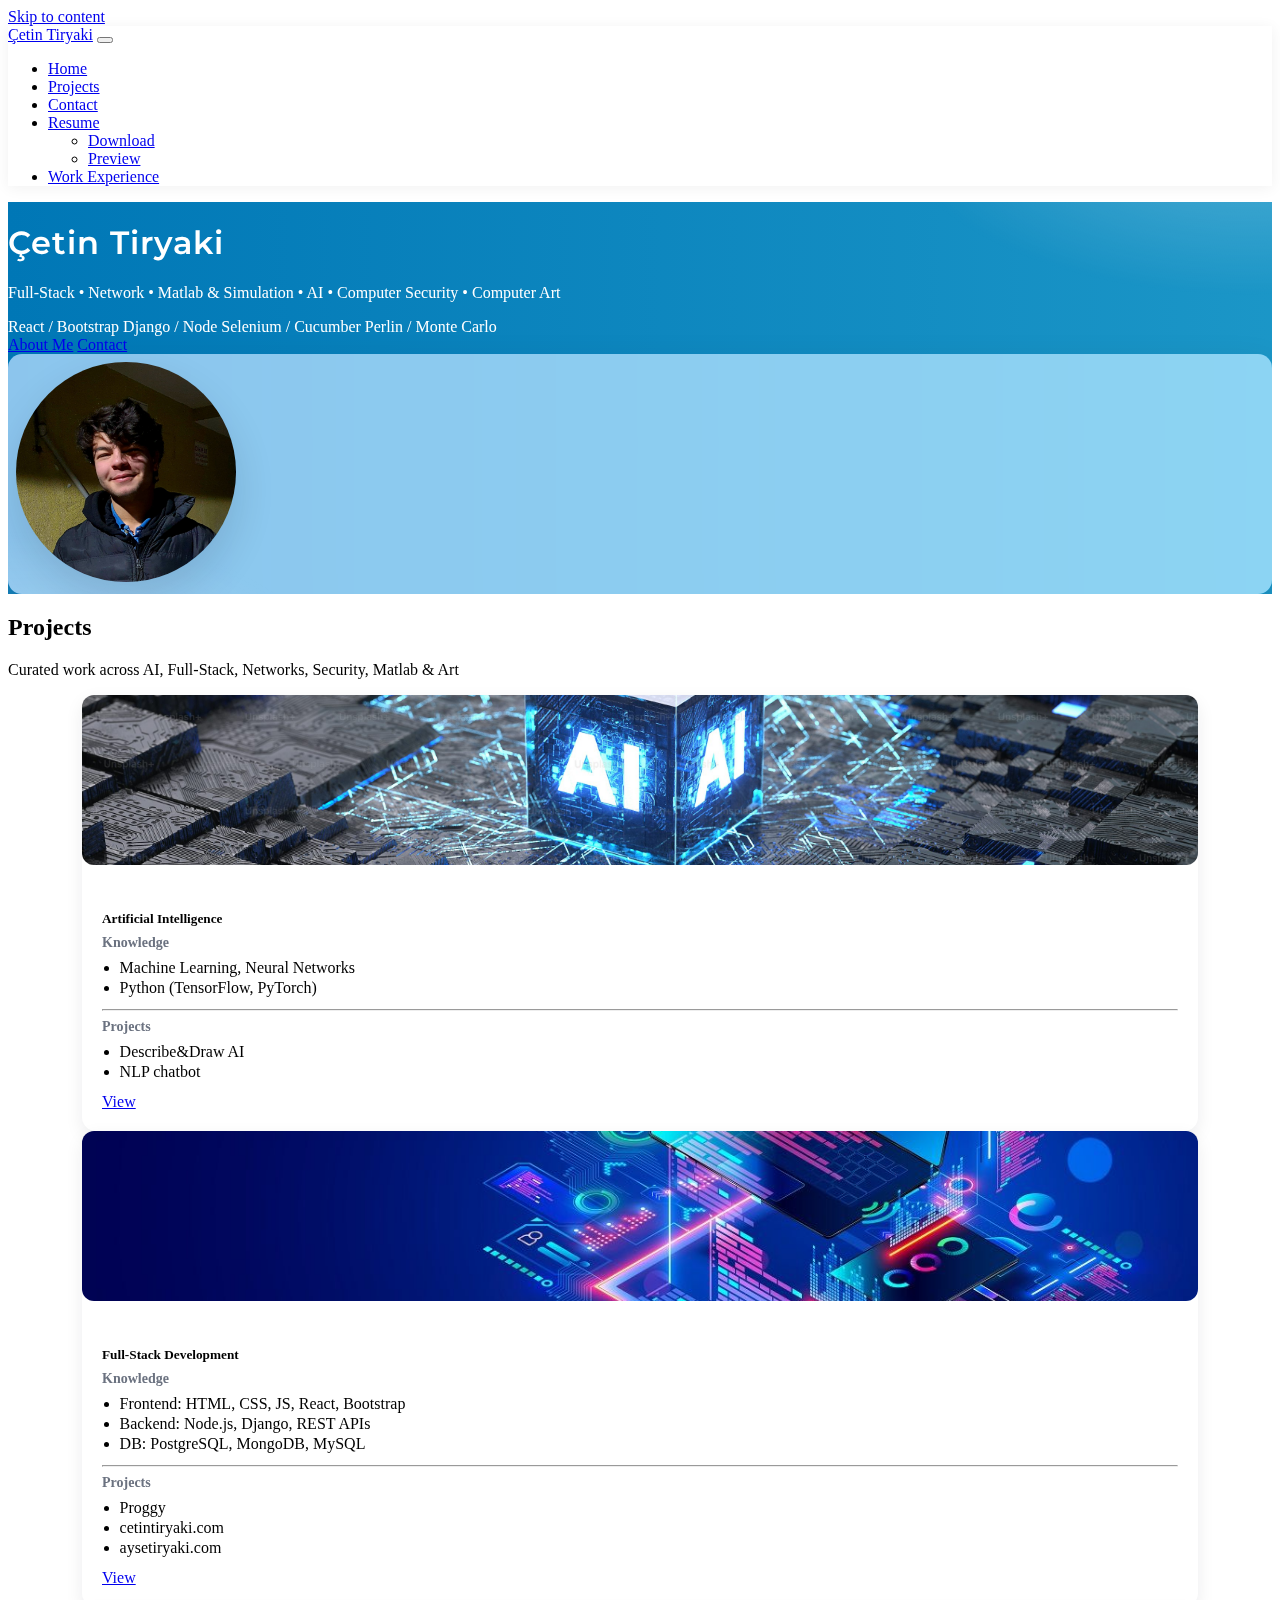
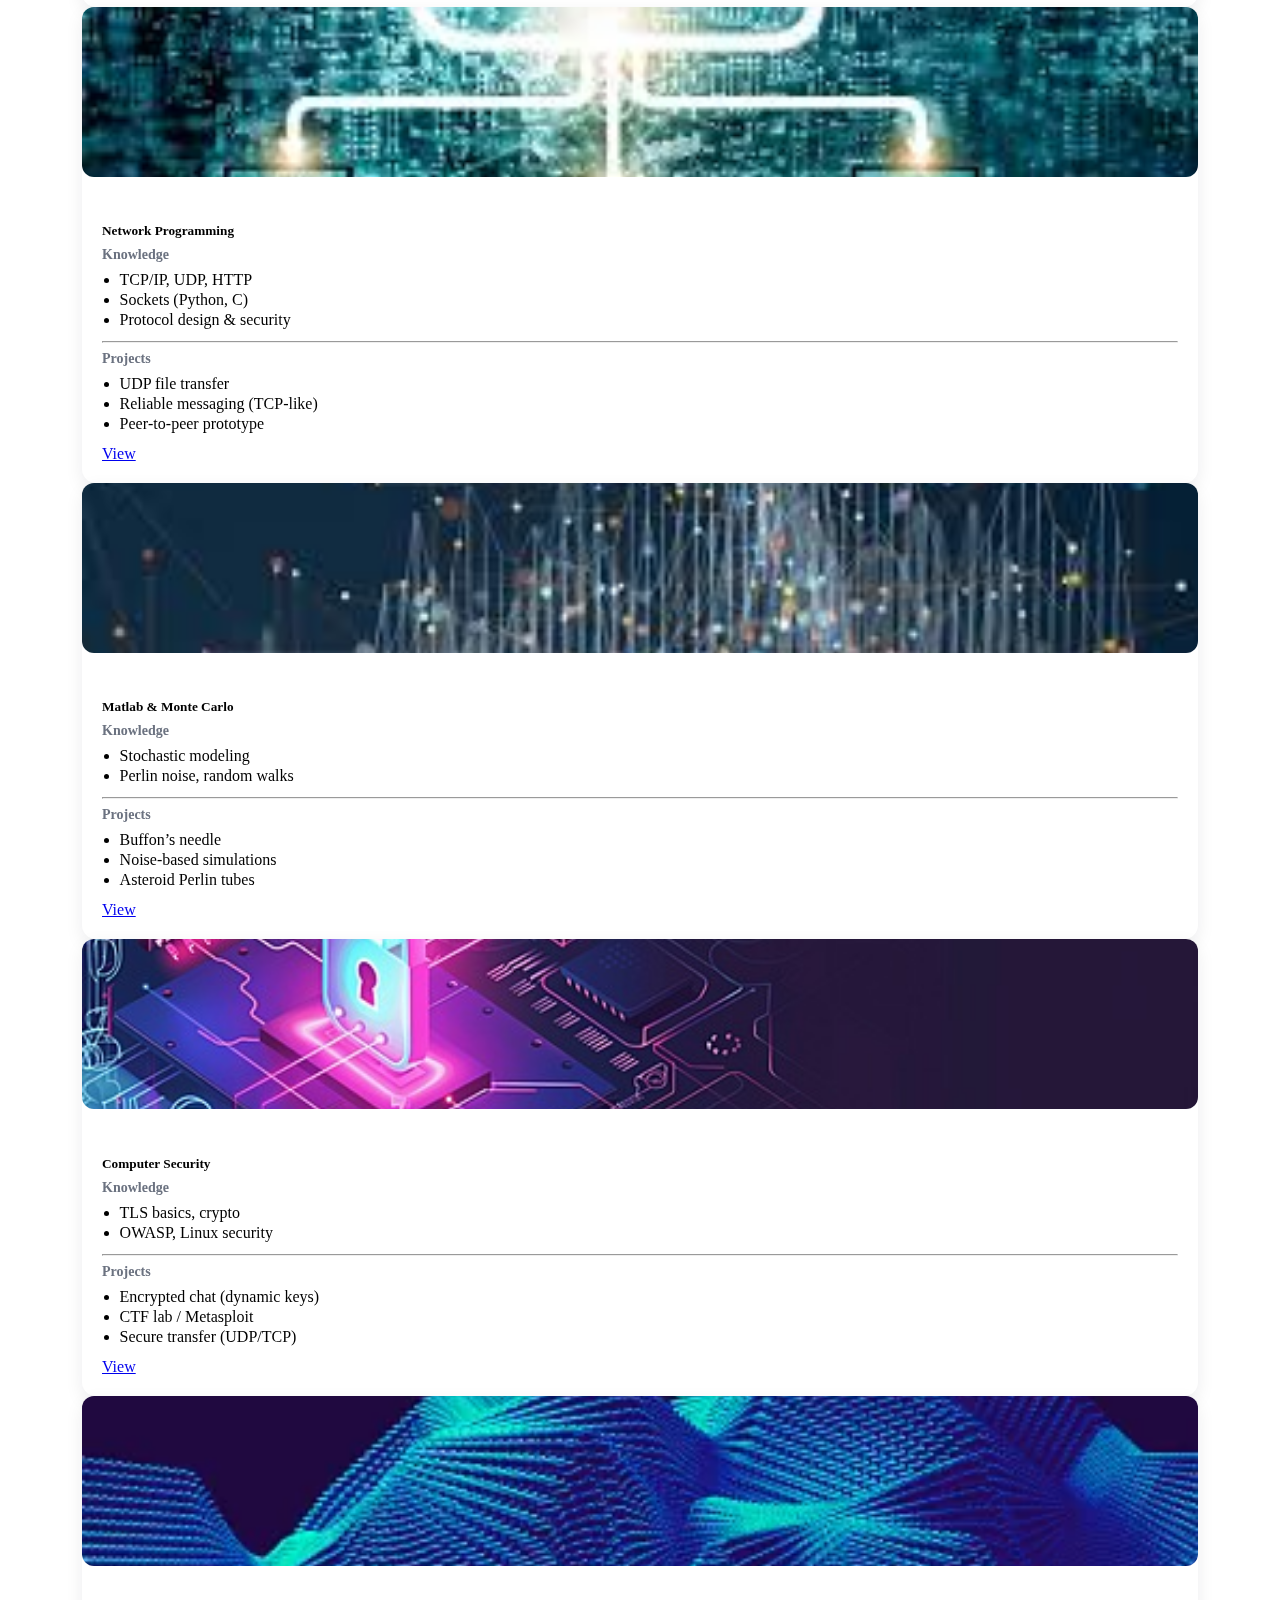
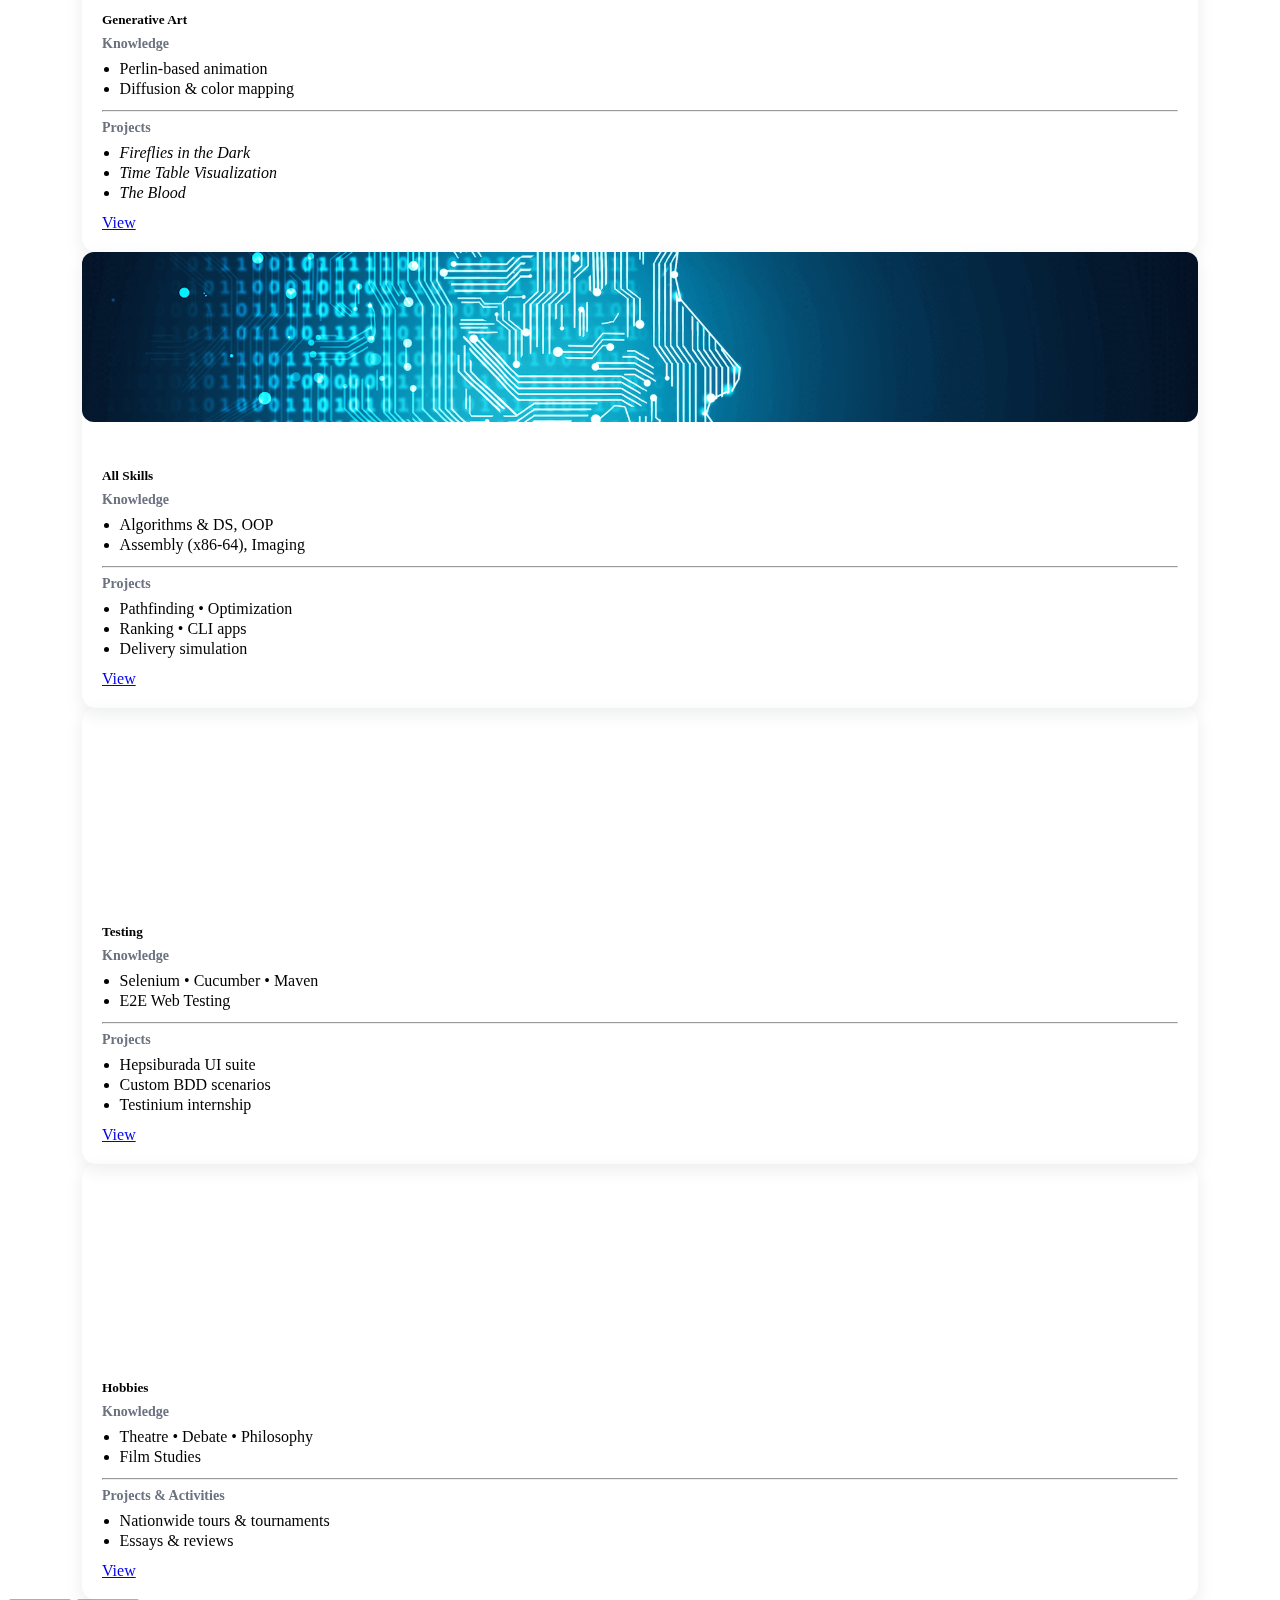
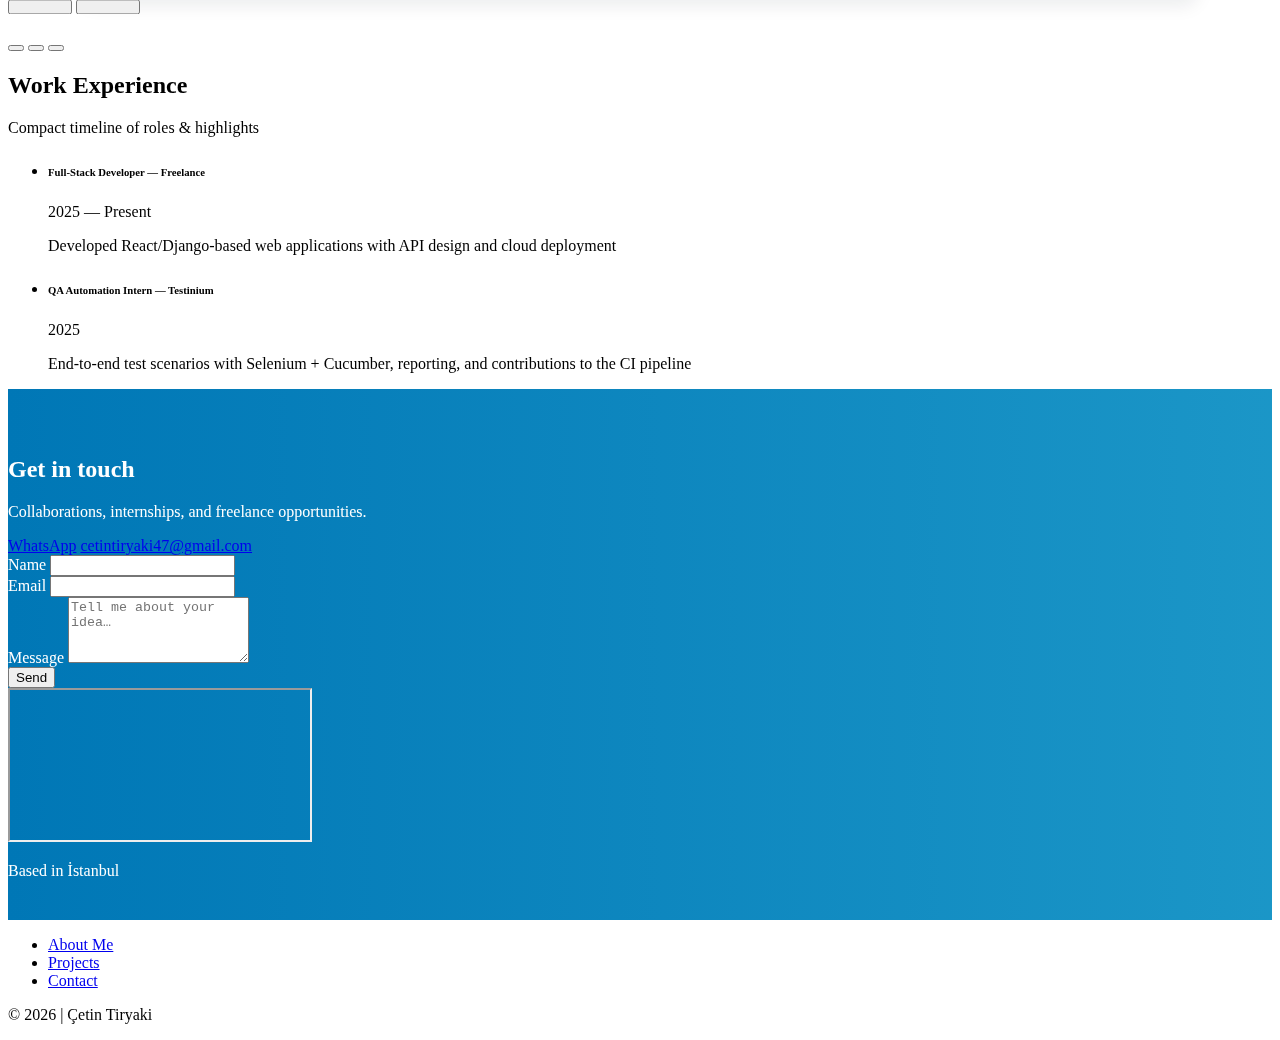
<file: index.html>
<!doctype html>
<html lang="en">
<head>
  <meta charset="utf-8"/>
  <meta name="viewport" content="width=device-width, initial-scale=1"/>
  <title>Çetin Tiryaki</title>

  <!-- Fonts & Bootstrap -->
  <link rel="preconnect" href="https://fonts.googleapis.com">
  <link rel="preconnect" href="https://fonts.gstatic.com" crossorigin>
  <link href="https://fonts.googleapis.com/css2?family=Montserrat:wght@400;600;800&display=swap" rel="stylesheet">
  <link href="https://cdn.jsdelivr.net/npm/bootstrap@5.3.8/dist/css/bootstrap.min.css" rel="stylesheet" integrity="sha384-sRIl4kxILFvY47J16cr9ZwB07vP4J8+LH7qKQnuqkuIAvNWLzeN8tE5YBujZqJLB" crossorigin="anonymous">
  <link rel="stylesheet" href="style.css">


</head>
<body>
  <a class="visually-hidden-focusable position-absolute top-0 start-0 m-3 p-2 bg-white rounded" href="#content">Skip to content</a>

  <!-- NAVBAR -->
<nav class="navbar navbar-expand-lg bg-body-tertiary sticky-top">
  <div class="container px-3">
    <a class="navbar-brand" href="index.html">Çetin Tiryaki</a>
    <button class="navbar-toggler" type="button" data-bs-toggle="collapse" data-bs-target="#navbarSupportedContent">
      <span class="navbar-toggler-icon"></span>
    </button>
    <div class="collapse navbar-collapse" id="navbarSupportedContent">
      <ul class="navbar-nav ms-auto mb-2 mb-lg-0">
        <!-- ✅ Home butonu -->
        <li class="nav-item">
          <a class="nav-link" href="index.html">Home</a>
        </li>
        <li class="nav-item"><a class="nav-link" href="index.html#projects">Projects</a></li>
        <li class="nav-item"><a class="nav-link" href="index.html#contact">Contact</a></li>
          <li class="nav-item dropdown">
            <a class="nav-link dropdown-toggle" href="#" role="button" data-bs-toggle="dropdown" aria-expanded="false">Resume</a>
            <ul class="dropdown-menu">
              <li><a class="dropdown-item" id="downloadCV" href="CV.pdf" download="CV.pdf">Download</a></li>
              <li><a class="dropdown-item" href="resume.html" target="_blank" rel="noopener">Preview</a></li>
            </ul>
          </li>
        <li class="nav-item"><a class="nav-link" href="index.html#experience">Work Experience</a></li>
      </ul>
    </div>
  </div>
</nav>


  <main id="content">
    <!-- HERO -->
    <section id="home" class="hero-section py-5">
      <div class="container">
        <div class="row py-lg-5 align-items-center g-4">
          <div class="col-lg-6 col-md-7">
            <h1 class="fw-bold">Çetin Tiryaki</h1>
            <p class="lead mb-4">Full‑Stack • Network • Matlab & Simulation • AI • Computer Security • Computer Art</p>
            <div class="d-flex gap-2 flex-wrap mb-3">
              <span class="badge text-bg-light">React / Bootstrap</span>
              <span class="badge text-bg-light">Django / Node</span>
              <span class="badge text-bg-light">Selenium / Cucumber</span>
              <span class="badge text-bg-light">Perlin / Monte Carlo</span>
            </div>
            <div class="d-flex gap-2">
              <a href="./aboutme.html" class="btn btn-light">About Me</a>
              <a href="#contact" class="btn btn-outline-light">Contact</a>
            </div>
          </div>
          <div class="col-lg-5 col-md-5 text-center">
            <div class="glass d-inline-block">
              <img src="./profile kopyası.png" alt="Çetin Tiryaki portrait" class="avatar img-fluid" width="220" height="220" loading="lazy">
            </div>
          </div>
        </div>
      </div>
    </section>

    <!-- PROJECTS (Carousel kept, cleaned) -->
    <section id="projects" class="py-5 bg-body-tertiary">
      <div class="container">
        <div class="text-center mb-5">
          <h2 class="fw-bold">Projects</h2>
          <p class="text-secondary">Curated work across AI, Full‑Stack, Networks, Security, Matlab & Art</p>
        </div>

        <div id="cardCarousel" class="carousel carousel-dark slide" data-bs-ride="false" aria-label="Projects carousel">
          <div class="carousel-inner">

            <!-- Slide 1 -->
            <div class="carousel-item active">
              <div class="row g-4">
                <!-- AI -->
                <div class="col-md-4">
                  <div class="card h-100">
                    <img src="./AI.jpeg" alt="AI category" loading="lazy">
                    <div class="card-body">
                      <h5 class="card-title">Artificial Intelligence</h5>
                      <div class="meta"><strong>Knowledge</strong></div>
                      <ul class="list-compact">
                        <li>Machine Learning, Neural Networks</li>
                        <li>Python (TensorFlow, PyTorch)</li>
                      </ul>
                      <hr class="my-3">
                      <div class="meta"><strong>Projects</strong></div>
                      <ul class="list-compact">
                        <li>Describe&Draw AI</li>
                        <li>NLP chatbot</li>
                      </ul>
                      <a class="btn btn-sm btn-outline-secondary mt-2" href="#">View</a>
                    </div>
                  </div>
                </div>

                <!-- Full‑Stack -->
                <div class="col-md-4">
                  <div class="card h-100">
                    <img src="./FullStack.jpg" alt="Full‑Stack category" loading="lazy">
                    <div class="card-body">
                      <h5 class="card-title">Full‑Stack Development</h5>
                      <div class="meta"><strong>Knowledge</strong></div>
                      <ul class="list-compact">
                        <li>Frontend: HTML, CSS, JS, React, Bootstrap</li>
                        <li>Backend: Node.js, Django, REST APIs</li>
                        <li>DB: PostgreSQL, MongoDB, MySQL</li>
                      </ul>
                      <hr class="my-3">
                      <div class="meta"><strong>Projects</strong></div>
                      <ul class="list-compact">
                        <li>Proggy</li>
                        <li>cetintiryaki.com</li>
                        <li>aysetiryaki.com</li>
                      </ul>
                      <a class="btn btn-sm btn-outline-secondary mt-2" href="#">View</a>
                    </div>
                  </div>
                </div>

                <!-- Networks -->
                <div class="col-md-4">
                  <div class="card h-100">
                    <img src="./network.jpeg" alt="Network programming category" loading="lazy">
                    <div class="card-body">
                      <h5 class="card-title">Network Programming</h5>
                      <div class="meta"><strong>Knowledge</strong></div>
                      <ul class="list-compact">
                        <li>TCP/IP, UDP, HTTP</li>
                        <li>Sockets (Python, C)</li>
                        <li>Protocol design & security</li>
                      </ul>
                      <hr class="my-3">
                      <div class="meta"><strong>Projects</strong></div>
                      <ul class="list-compact">
                        <li>UDP file transfer</li>
                        <li>Reliable messaging (TCP‑like)</li>
                        <li>Peer‑to‑peer prototype</li>
                      </ul>
                      <a class="btn btn-sm btn-outline-secondary mt-2" href="#">View</a>
                    </div>
                  </div>
                </div>
              </div>
            </div>

            <!-- Slide 2 -->
            <div class="carousel-item">
              <div class="row g-4">
                <!-- Matlab / MC -->
                <div class="col-md-4">
                  <div class="card h-100">
                    <img src="./monte carlo.jpeg" alt="Matlab & Monte Carlo category" loading="lazy">
                    <div class="card-body">
                      <h5 class="card-title">Matlab & Monte Carlo</h5>
                      <div class="meta"><strong>Knowledge</strong></div>
                      <ul class="list-compact">
                        <li>Stochastic modeling</li>
                        <li>Perlin noise, random walks</li>
                      </ul>
                      <hr class="my-3">
                      <div class="meta"><strong>Projects</strong></div>
                      <ul class="list-compact">
                        <li>Buffon’s needle</li>
                        <li>Noise‑based simulations</li>
                        <li>Asteroid Perlin tubes</li>
                      </ul>
                      <a class="btn btn-sm btn-outline-secondary mt-2" href="#">View</a>
                    </div>
                  </div>
                </div>

                <!-- Security -->
                <div class="col-md-4">
                  <div class="card h-100">
                    <img src="./cs.jpg" alt="Computer Security category" loading="lazy">
                    <div class="card-body">
                      <h5 class="card-title">Computer Security</h5>
                      <div class="meta"><strong>Knowledge</strong></div>
                      <ul class="list-compact">
                        <li>TLS basics, crypto</li>
                        <li>OWASP, Linux security</li>
                      </ul>
                      <hr class="my-3">
                      <div class="meta"><strong>Projects</strong></div>
                      <ul class="list-compact">
                        <li>Encrypted chat (dynamic keys)</li>
                        <li>CTF lab / Metasploit</li>
                        <li>Secure transfer (UDP/TCP)</li>
                      </ul>
                      <a class="btn btn-sm btn-outline-secondary mt-2" href="#">View</a>
                    </div>
                  </div>
                </div>

                <!-- Generative Art -->
                <div class="col-md-4">
                  <div class="card h-100">
                    <img src="./perlin.webp" alt="Generative art category" loading="lazy">
                    <div class="card-body">
                      <h5 class="card-title">Generative Art</h5>
                      <div class="meta"><strong>Knowledge</strong></div>
                      <ul class="list-compact">
                        <li>Perlin‑based animation</li>
                        <li>Diffusion & color mapping</li>
                      </ul>
                      <hr class="my-3">
                      <div class="meta"><strong>Projects</strong></div>
                      <ul class="list-compact">
                        <li><em>Fireflies in the Dark</em></li>
                        <li><em>Time Table Visualization</em></li>
                        <li><em>The Blood</em></li>
                      </ul>
                      <a class="btn btn-sm btn-outline-secondary mt-2" href="#">View</a>
                    </div>
                  </div>
                </div>
              </div>
            </div>

            <!-- Slide 3 -->
            <div class="carousel-item">
              <div class="row g-4">
                <!-- All Skills -->
                <div class="col-md-4">
                  <div class="card h-100">
                    <img src="./skills.png" alt="Skills collage" loading="lazy">
                    <div class="card-body">
                      <h5 class="card-title">All Skills</h5>
                      <div class="meta"><strong>Knowledge</strong></div>
                      <ul class="list-compact">
                        <li>Algorithms & DS, OOP</li>
                        <li>Assembly (x86‑64), Imaging</li>
                      </ul>
                      <hr class="my-3">
                      <div class="meta"><strong>Projects</strong></div>
                      <ul class="list-compact">
                        <li>Pathfinding • Optimization</li>
                        <li>Ranking • CLI apps</li>
                        <li>Delivery simulation</li>
                      </ul>
                      <a class="btn btn-sm btn-outline-secondary mt-2" href="#">View</a>
                    </div>
                  </div>
                </div>

                <!-- Testing -->
                <div class="col-md-4">
                  <div class="card h-100">
                    <img src="./software-testing.webp" alt="Testing category" loading="lazy">
                    <div class="card-body">
                      <h5 class="card-title">Testing</h5>
                      <div class="meta"><strong>Knowledge</strong></div>
                      <ul class="list-compact">
                        <li>Selenium • Cucumber • Maven</li>
                        <li>E2E Web Testing</li>
                      </ul>
                      <hr class="my-3">
                      <div class="meta"><strong>Projects</strong></div>
                      <ul class="list-compact">
                        <li>Hepsiburada UI suite</li>
                        <li>Custom BDD scenarios</li>
                        <li>Testinium internship</li>
                      </ul>
                      <a class="btn btn-sm btn-outline-secondary mt-2" href="#">View</a>
                    </div>
                  </div>
                </div>

                <!-- Hobbies -->
                <div class="col-md-4">
                  <div class="card h-100">
                    <img src="./hobbies.jpg" alt="Hobbies collage" loading="lazy">
                    <div class="card-body">
                      <h5 class="card-title">Hobbies</h5>
                      <div class="meta"><strong>Knowledge</strong></div>
                      <ul class="list-compact">
                        <li>Theatre • Debate • Philosophy</li>
                        <li>Film Studies</li>
                      </ul>
                      <hr class="my-3">
                      <div class="meta"><strong>Projects & Activities</strong></div>
                      <ul class="list-compact">
                        <li>Nationwide tours & tournaments</li>
                        <li>Essays & reviews</li>
                      </ul>
                      <a class="btn btn-sm btn-outline-secondary mt-2" href="#">View</a>
                    </div>
                  </div>
                </div>

              </div>
            </div>
          </div>

          <!-- Controls -->
          <button class="carousel-control-prev" type="button" data-bs-target="#cardCarousel" data-bs-slide="prev" aria-label="Previous">
            <span class="carousel-control-prev-icon" aria-hidden="true"></span>
          </button>
          <button class="carousel-control-next" type="button" data-bs-target="#cardCarousel" data-bs-slide="next" aria-label="Next">
            <span class="carousel-control-next-icon" aria-hidden="true"></span>
          </button>

          <!-- Indicators -->
          <div class="carousel-indicators mt-4">
            <button type="button" data-bs-target="#cardCarousel" data-bs-slide-to="0" class="active" aria-current="true" aria-label="1"></button>
            <button type="button" data-bs-target="#cardCarousel" data-bs-slide-to="1" aria-label="2"></button>
            <button type="button" data-bs-target="#cardCarousel" data-bs-slide-to="2" aria-label="3"></button>
          </div>
        </div>
      </div>
    </section>

    <!-- EXPERIENCE (simple timeline) -->
    <section id="experience" class="py-5">
      <div class="container">
        <div class="text-center mb-5">
          <h2 class="fw-bold">Work Experience</h2>
          <p class="text-secondary">Compact timeline of roles & highlights</p>
        </div>
        <div class="row justify-content-center">
          <div class="col-lg-9">
            <ul class="timeline">
              <li>
                <span class="dot"></span>
                <div class="tcard">
                  <div class="d-flex justify-content-between flex-wrap gap-2">
                    <h6 class="mb-1">Full‑Stack Developer — Freelance</h6>
                    <div class="tmeta">2025 — Present</div>
                  </div>
                  <p class="mb-2 text-secondary small">Developed React/Django-based web applications with API design and cloud deployment</p>
                </div>
              </li>
              <li>
                <span class="dot"></span>
                <div class="tcard">
                  <div class="d-flex justify-content-between flex-wrap gap-2">
                    <h6 class="mb-1">QA Automation Intern — Testinium</h6>
                    <div class="tmeta">2025</div>
                  </div>
                  <p class="mb-2 text-secondary small">End-to-end test scenarios with Selenium + Cucumber, reporting, and contributions to the CI pipeline</p>
                </div>
              </li>
            </ul>
          </div>
        </div>
      </div>
    </section>

    <!-- CONTACT -->
    <section id="contact" class="py-5 footer-gradient">
      <div class="container">
        <div class="row g-4 align-items-start text-white">
          <div class="col-lg-6">
            <h2 class="fw-bold mb-3">Get in touch</h2>
            <p class="mb-4">Collaborations, internships, and freelance opportunities.</p>
            <div class="d-flex flex-column flex-sm-row gap-2 mb-4">
              <a class="btn btn-light" href="https://wa.me/905387123476" target="_blank" rel="noopener">WhatsApp</a>
              <a class="btn btn-outline-light" href="mailto:cetintiryaki47@gmail.com">cetintiryaki47@gmail.com</a>
            </div>
            <form class="row g-3 bg-white p-3 rounded-4 text-dark" action="mailto:cetintiryaki47@gmail.com" method="post" enctype="text/plain">
              <div class="col-md-6">
                <label for="name" class="form-label">Name</label>
                <input type="text" class="form-control" id="name" name="Name" required>
              </div>
              <div class="col-md-6">
                <label for="email" class="form-label">Email</label>
                <input type="email" class="form-control" id="email" name="Email" required>
              </div>
              <div class="col-12">
                <label for="message" class="form-label">Message</label>
                <textarea id="message" name="Message" rows="4" class="form-control" placeholder="Tell me about your idea…" required></textarea>
              </div>
              <div class="col-12">
                <button class="btn btn-dark border-0">Send</button>
              </div>
            </form>
          </div>
          <div class="col-lg-6">
            <div class="ratio ratio-4x3 rounded-4 overflow-hidden shadow">
              <iframe title="Map" src="https://maps.google.com/maps?q=Boğaziçi%20Üniversitesi&t=&z=13&ie=UTF8&iwloc=&output=embed" loading="lazy"></iframe>
            </div>
            <p class="small mt-2 opacity-75">Based in İstanbul</p>
          </div>
        </div>
      </div>
    </section>

    <!-- FOOTER -->
    <footer class="py-4">
      <div class="container">
        <ul class="nav justify-content-center border-bottom pb-3 mb-3">
          <li class="nav-item"><a href="#home" class="nav-link px-2">About Me</a></li>
          <li class="nav-item"><a href="#projects" class="nav-link px-2">Projects</a></li>
          <li class="nav-item"><a href="#contact" class="nav-link px-2">Contact</a></li>
        </ul>
        <p class="text-center mb-0">© <span id="year"></span> | Çetin Tiryaki</p>
      </div>
    </footer>

  </main>

  <!-- Bootstrap JS -->
  <script src="https://cdn.jsdelivr.net/npm/bootstrap@5.3.8/dist/js/bootstrap.bundle.min.js" integrity="sha384-FKyoEForCGlyvwx9Hj09JcYn3nv7wiPVlz7YYwJrWVcXK/BmnVDxM+D2scQbITxI" crossorigin="anonymous"></script>

  <script>
    // Year
    document.getElementById('year').textContent = new Date().getFullYear();

    // Nav active state on scroll
    const navLinks = document.querySelectorAll('.navbar .nav-link');
    const targets = Array.from(navLinks).map(l => document.querySelector(l.getAttribute('href')?.startsWith('#') ? l.getAttribute('href') : null)).filter(Boolean);
    const setActive = () => {
      let curr = targets[0];
      const offset = 120;
      targets.forEach(sec => { if (window.scrollY + offset >= sec.offsetTop) curr = sec;});
      navLinks.forEach(l => l.classList.toggle('active', l.getAttribute('href') === '#' + curr.id));
    };
    document.addEventListener('scroll', setActive);
    window.addEventListener('load', setActive);
  </script>
</body>
</html>
</file>
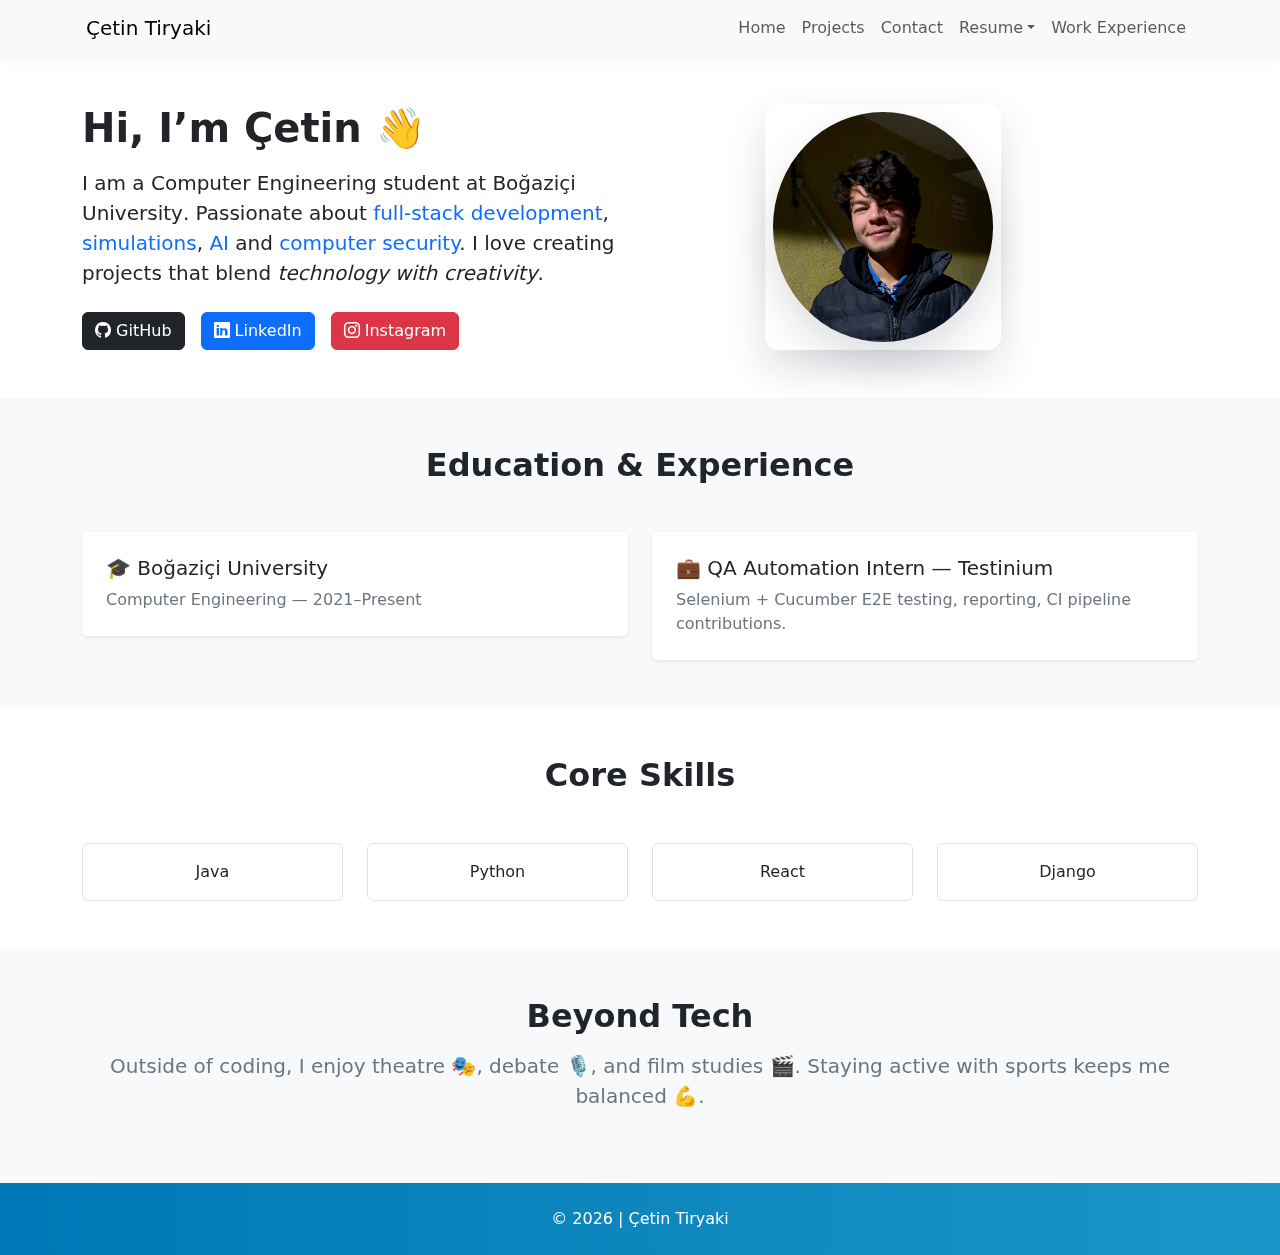
<file: aboutme.html>
<!doctype html>
<html lang="en">
<head>
  <meta charset="utf-8"/>
  <meta name="viewport" content="width=device-width, initial-scale=1"/>
  <title>About Me | Çetin Tiryaki</title>
  <link href="https://cdn.jsdelivr.net/npm/bootstrap@5.3.8/dist/css/bootstrap.min.css" rel="stylesheet">
  <link rel="stylesheet" href="style.css">
  <link rel="stylesheet" href="https://cdn.jsdelivr.net/npm/bootstrap-icons@1.11.3/font/bootstrap-icons.css">
</head>
<body>

<!-- NAVBAR (kopyala index.html’den) -->
<nav class="navbar navbar-expand-lg bg-body-tertiary sticky-top">
  <div class="container px-3">
    <a class="navbar-brand" href="index.html">Çetin Tiryaki</a>
    <button class="navbar-toggler" type="button" data-bs-toggle="collapse" data-bs-target="#navbarSupportedContent">
      <span class="navbar-toggler-icon"></span>
    </button>
    <div class="collapse navbar-collapse" id="navbarSupportedContent">
      <ul class="navbar-nav ms-auto mb-2 mb-lg-0">
        <!-- ✅ Home butonu -->
        <li class="nav-item">
          <a class="nav-link" href="index.html">Home</a>
        </li>
        <li class="nav-item"><a class="nav-link" href="index.html#projects">Projects</a></li>
        <li class="nav-item"><a class="nav-link" href="index.html#contact">Contact</a></li>
          <li class="nav-item dropdown">
            <a class="nav-link dropdown-toggle" href="#" role="button" data-bs-toggle="dropdown" aria-expanded="false">Resume</a>
            <ul class="dropdown-menu">
              <li><a class="dropdown-item" id="downloadCV" href="CV.pdf" download="CV.pdf">Download</a></li>
              <li><a class="dropdown-item" href="resume.html" target="_blank" rel="noopener">Preview</a></li>
            </ul>
          </li>
        <li class="nav-item"><a class="nav-link" href="index.html#experience">Work Experience</a></li>
      </ul>
    </div>
  </div>
</nav>

<!-- ABOUT CONTENT -->
<section class="py-5">
  <div class="container">
    <div class="row align-items-center g-5">
      <div class="col-lg-6">
        <h1 class="fw-bold mb-3">Hi, I’m Çetin 👋</h1>
        <p class="lead">
          I am a Computer Engineering student at <strong>Boğaziçi University</strong>.  
          Passionate about <span class="text-primary">full-stack development</span>,  
          <span class="text-primary">simulations</span>,  
          <span class="text-primary">AI</span> and <span class="text-primary">computer security</span>.  
          I love creating projects that blend <em>technology with creativity</em>.
        </p>
        <div class="d-flex gap-3 mt-4">
          <a href="https://github.com/cetintiryaki" target="_blank" class="btn btn-dark">
            <i class="bi bi-github"></i> GitHub
          </a>
          <a href="https://linkedin.com/in/" target="_blank" class="btn btn-primary">
            <i class="bi bi-linkedin"></i> LinkedIn
          </a>
          <a href="https://instagram.com/" target="_blank" class="btn btn-danger">
            <i class="bi bi-instagram"></i> Instagram
          </a>
        </div>
      </div>
      <div class="col-lg-5 text-center">
        <div class="glass d-inline-block">
          <img src="./profile kopyası.png" alt="Çetin portrait" 
               class="avatar img-fluid" width="220" height="220">
        </div>
      </div>
    </div>
  </div>
</section>

<!-- EDUCATION & EXPERIENCE -->
<section class="py-5 bg-light">
  <div class="container">
    <h2 class="fw-bold text-center mb-5">Education & Experience</h2>
    <div class="row g-4">
      <div class="col-md-6">
        <div class="p-4 bg-white shadow-sm rounded">
          <h5>🎓 Boğaziçi University</h5>
          <p class="mb-0 text-secondary">Computer Engineering — 2021–Present</p>
        </div>
      </div>
      <div class="col-md-6">
        <div class="p-4 bg-white shadow-sm rounded">
          <h5>💼 QA Automation Intern — Testinium</h5>
          <p class="mb-0 text-secondary">Selenium + Cucumber E2E testing, reporting, CI pipeline contributions.</p>
        </div>
      </div>
    </div>
  </div>
</section>

<!-- SKILLS -->
<section class="py-5">
  <div class="container">
    <h2 class="fw-bold text-center mb-5">Core Skills</h2>
    <div class="row text-center g-4">
      <div class="col-6 col-md-3"><div class="p-3 border rounded">Java</div></div>
      <div class="col-6 col-md-3"><div class="p-3 border rounded">Python</div></div>
      <div class="col-6 col-md-3"><div class="p-3 border rounded">React</div></div>
      <div class="col-6 col-md-3"><div class="p-3 border rounded">Django</div></div>
    </div>
  </div>
</section>

<!-- HOBBIES -->
<section class="py-5 bg-light">
  <div class="container text-center">
    <h2 class="fw-bold mb-3">Beyond Tech</h2>
    <p class="lead text-secondary mb-4">
      Outside of coding, I enjoy <strong>theatre 🎭</strong>,  
      <strong>debate 🎙️</strong>, and <strong>film studies 🎬</strong>.  
      Staying active with sports keeps me balanced 💪.
    </p>
  </div>
</section>


  <!-- FOOTER (kopyala index.html’den) -->
  <footer class="py-4 footer-gradient">
    <div class="container text-center">
      <p class="mb-0">© <span id="year"></span> | Çetin Tiryaki</p>
    </div>
  </footer>

  <script>
    document.getElementById('year').textContent = new Date().getFullYear();
  </script>
  <script src="https://cdn.jsdelivr.net/npm/bootstrap@5.3.8/dist/js/bootstrap.bundle.min.js"></script>
</body>
</html>
</file>
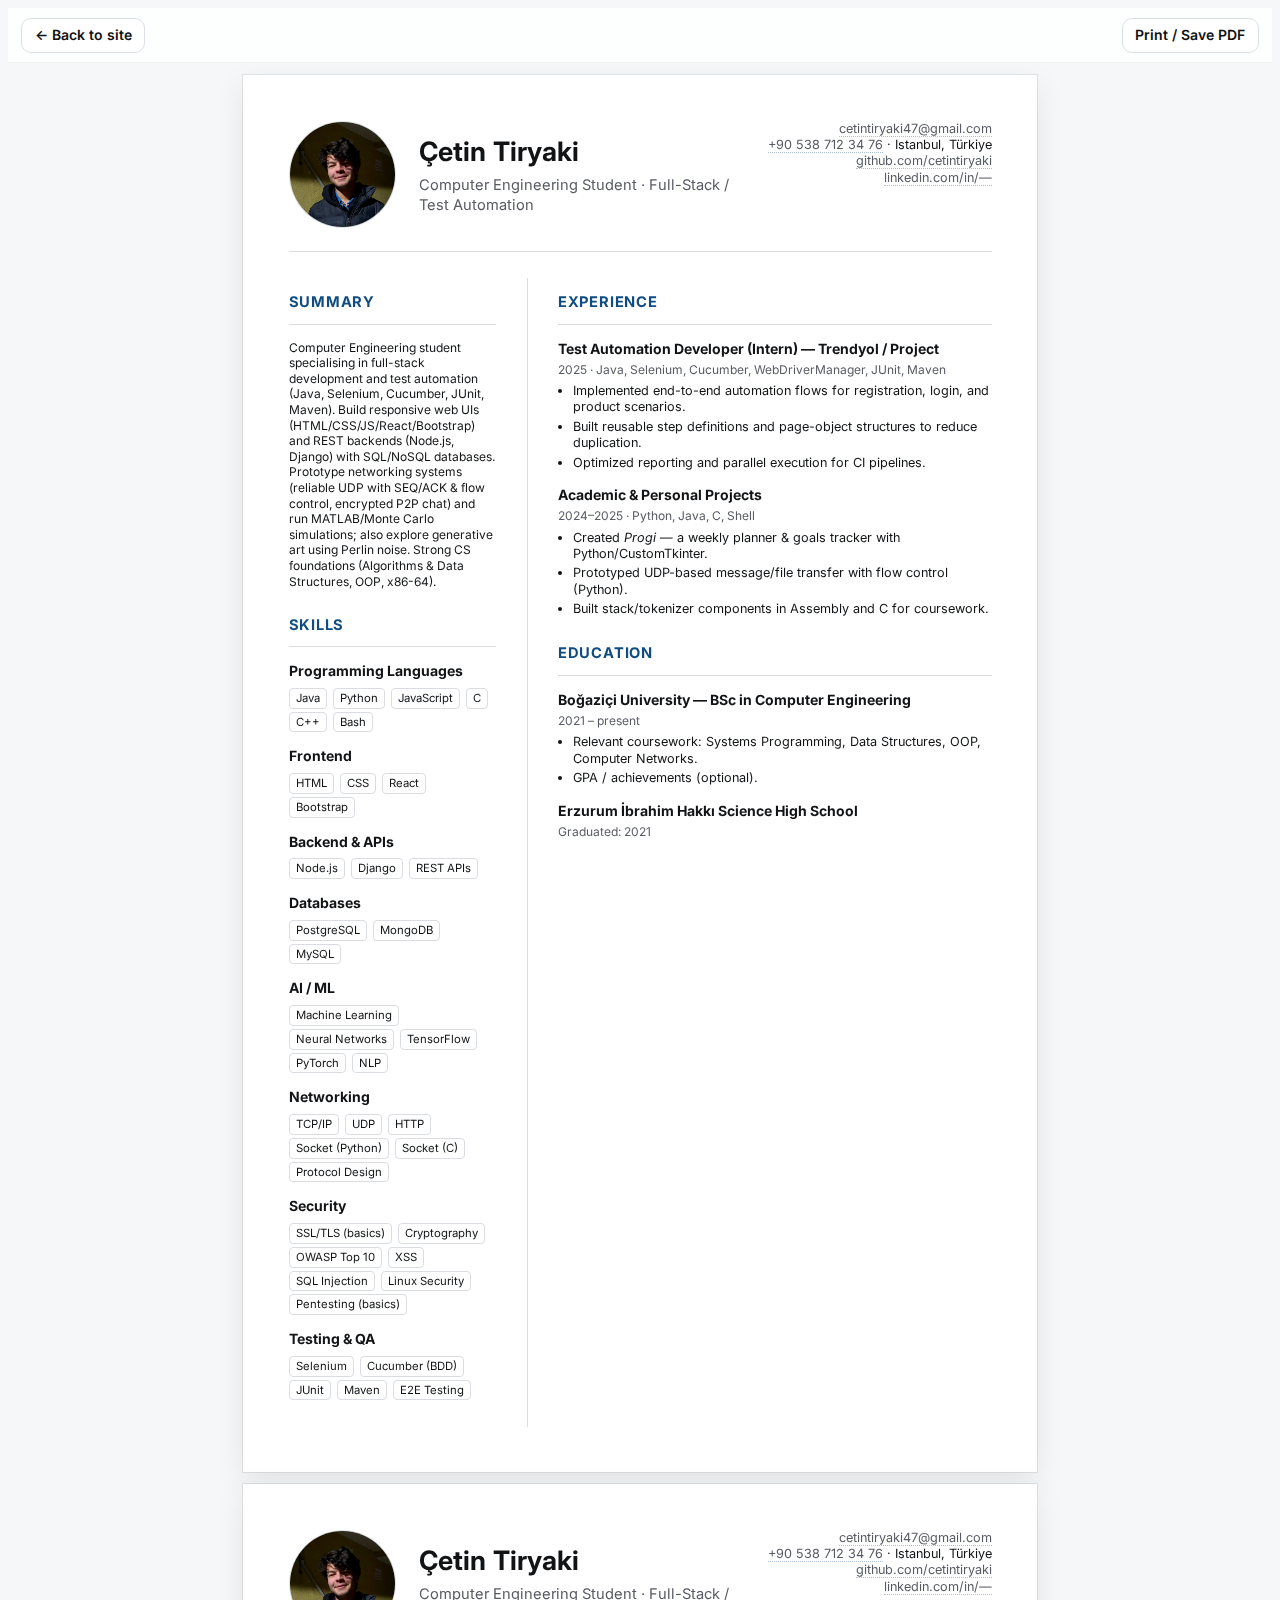
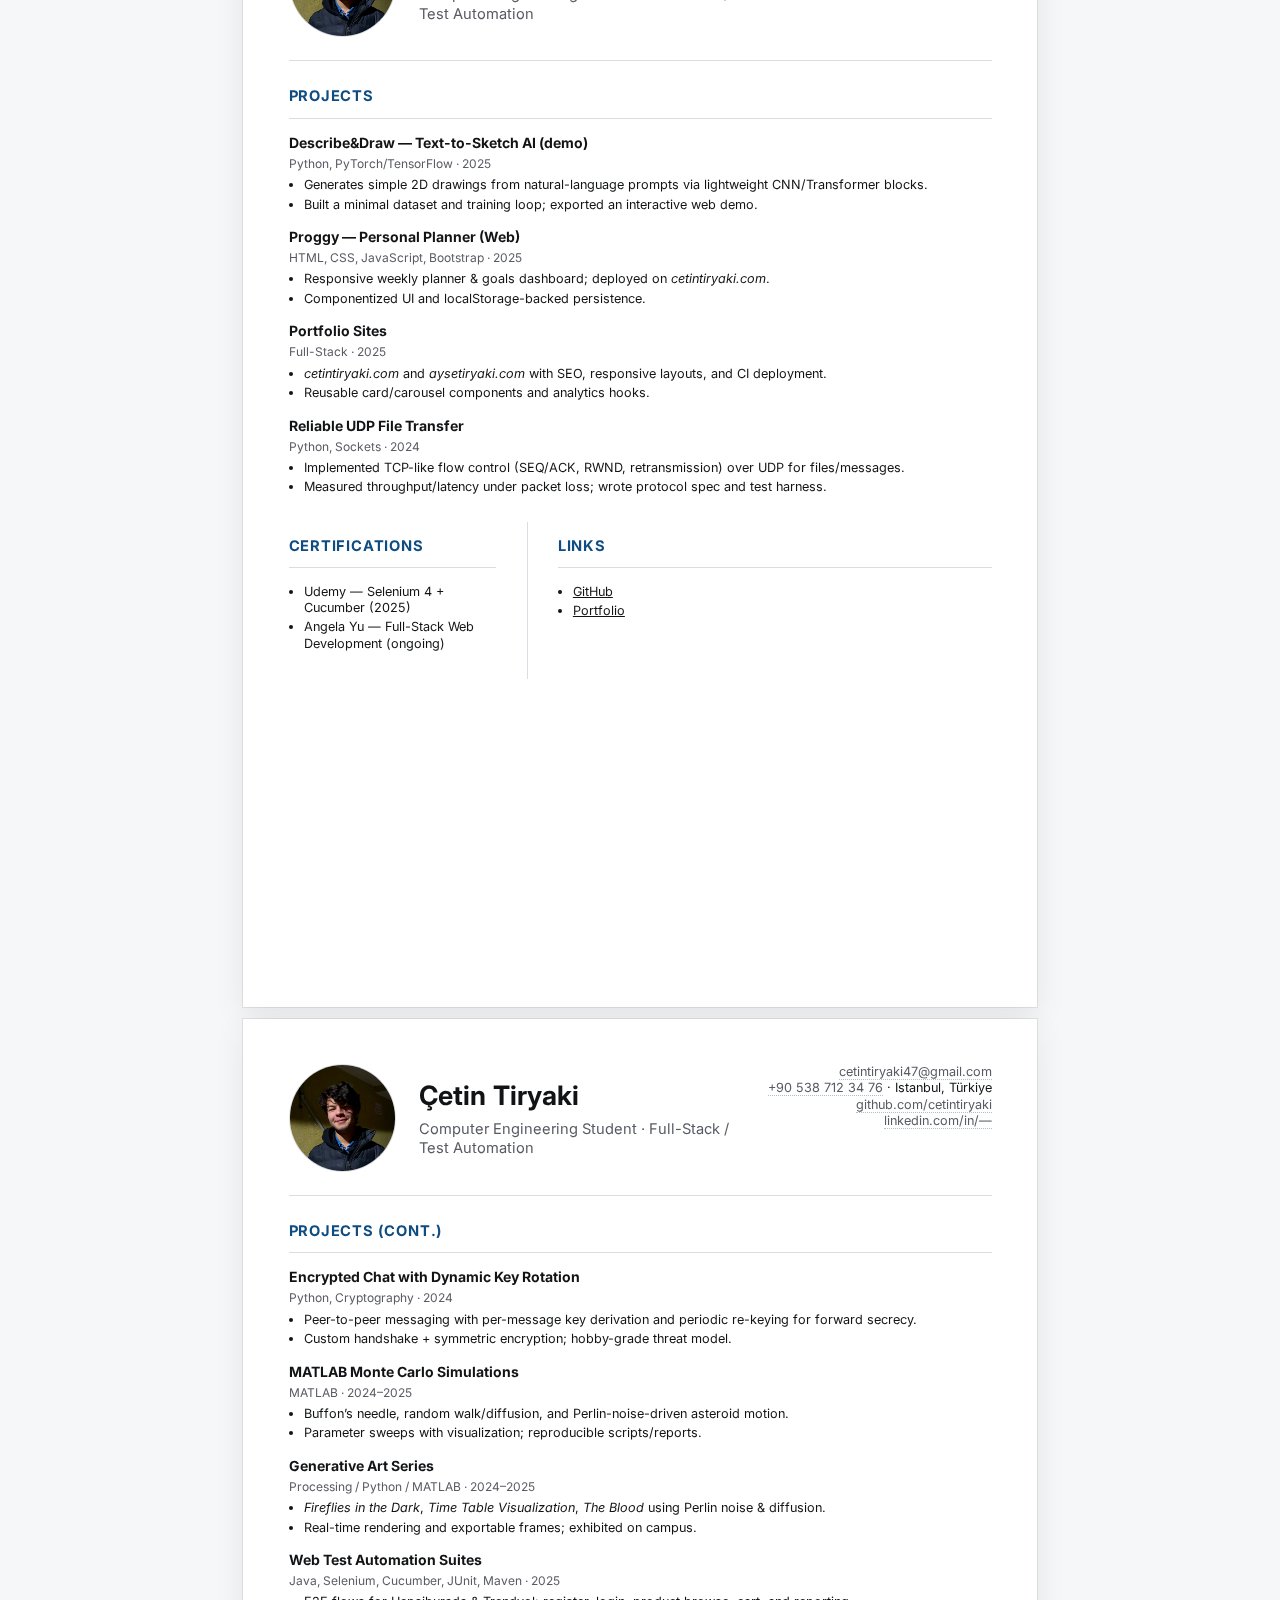
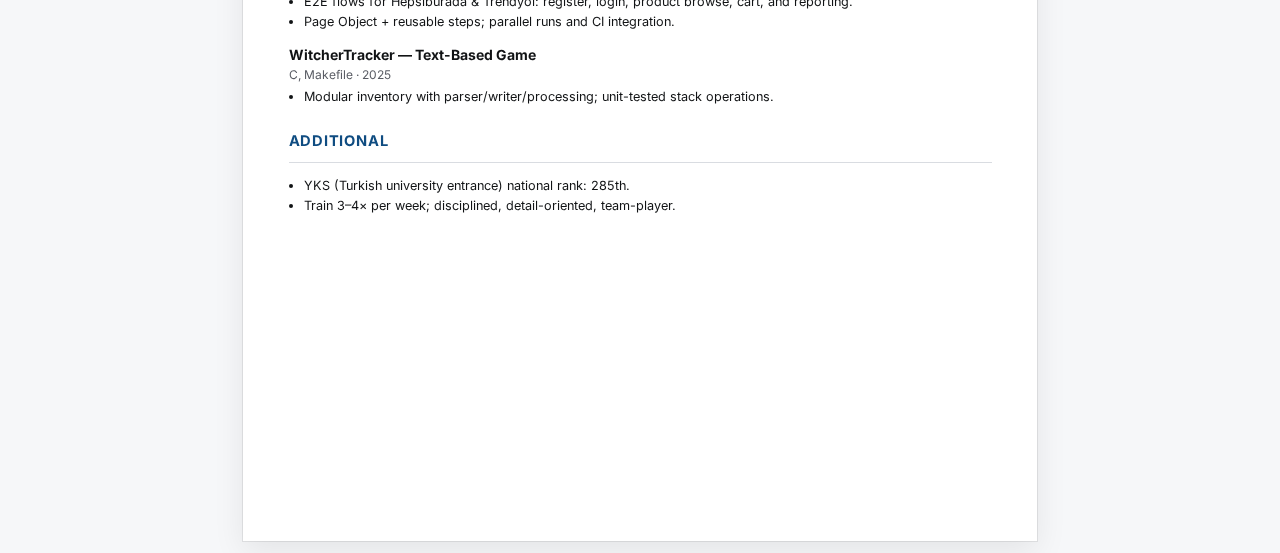
<file: resume.html>
<!doctype html>
<html lang="en">
<head>
  <meta charset="utf-8"/>
  <meta name="viewport" content="width=device-width, initial-scale=1"/>
  <title>Çetin Tiryaki — CV</title>
  <meta name="description" content="CV — Full‑Stack / Test Automation / Networking / AI"/>
  <link rel="preconnect" href="https://fonts.googleapis.com">
  <link rel="preconnect" href="https://fonts.gstatic.com" crossorigin>
  <link href="https://fonts.googleapis.com/css2?family=Inter:wght@400;500;600;700&display=swap" rel="stylesheet">
  <style>
    :root{ --ink:#111315; --muted:#585b63; --rule:#D9DCE1; --accent:#0F4C81; }
    @page { size: A4; margin: 14mm; }
    html,body{background:#f6f7f9;}

    /* Screen-only top controls */
    .print-controls{position:sticky; top:0; z-index:999; display:flex; gap:.5rem; align-items:center; justify-content:space-between; padding:.6rem .8rem; background:#ffffffcc; -webkit-backdrop-filter:saturate(130%) blur(8px); backdrop-filter:saturate(130%) blur(8px); border-bottom:1px solid rgba(0,0,0,.06);} 
    .print-controls .btn{display:inline-block; padding:.55rem .8rem; border:1px solid #dcdfe4; border-radius:10px; background:#fff; color:#111; text-decoration:none; font:600 14px/1.1 Inter, system-ui;}
    .print-controls .btn:hover{box-shadow:0 6px 18px rgba(16,24,40,.08);} 

    .page, .page * { font-family:"Inter", system-ui, -apple-system, Segoe UI, Roboto, Helvetica, Arial, sans-serif; line-height:1.3; color:var(--ink); }
    .page { width:210mm; min-height:297mm; margin:12px auto; background:#fff; box-shadow:0 0 0 1px rgba(0,0,0,.08), 0 10px 30px rgba(0,0,0,.08); position:relative; }
    .page-inner{ padding:12mm 12mm; }

    .pb-before{ page-break-before: always; }
    .avoid-break{ page-break-inside: avoid; }

    @media print{
      html,body{background:#fff;}
      .print-controls{display:none !important;}
      .page{ box-shadow:none; margin:0; width:auto; min-height:auto; }
      .page-inner{ padding:0; }
      .page a{ color: inherit; text-decoration: none; }
    }

    /* Header */
    .header{ display:grid; grid-template-columns: 1fr auto; gap:8mm; align-items:start; border-bottom:1px solid var(--rule); padding-bottom:6mm; margin-bottom:7mm; }
    .identity{ display:grid; grid-template-columns: auto 1fr; gap:6mm; align-items:center; }
    .avatar{ width:28mm; height:28mm; border-radius:50%; object-fit:cover; border:1px solid var(--rule); }
    .name{ font-size:20pt; font-weight:700; letter-spacing:.1px; }
    .role{ font-size:11pt; color:var(--muted); margin-top:2mm; }
    .contact{ text-align:right; font-size:9.5pt; color:var(--muted); }
    .contact a{ color:var(--muted); text-decoration:none; border-bottom:1px dotted rgba(15,76,129,.35); }

    /* Columns */
    .cols{ display:grid; grid-template-columns: 34% 1fr; gap:8mm; }
    .col-left{ border-right:1px solid var(--rule); padding-right:8mm; }
    .col-right{ padding-left:0; }

    /* Sections */
    .section{ margin-bottom:7mm; }
    .section-title{ font-size:11pt; font-weight:700; text-transform:uppercase; letter-spacing:.8px; color:var(--accent); border-bottom:1px solid var(--rule); padding-bottom:3mm; margin-bottom:4mm; }
    .item{ margin-bottom:4mm; }
    .item h4{ font-size:10.5pt; margin:0 0 1mm 0; }
    .meta{ font-size:9pt; color:var(--muted); margin-bottom:1.5mm; }
    .bullets{ margin:0; padding-left:4mm; }
    .bullets li{ margin:.8mm 0; font-size:9.5pt; }
    .tag-list{ display:flex; flex-wrap:wrap; gap:3px 6px; margin-top:2mm; }
    .tag{ font-size:8.5pt; padding:2px 6px; border:1px solid var(--rule); border-radius:4px; }
    .muted{ color:var(--muted); }
    .small{ font-size:9pt; }
  </style>
</head>
<body>
  <!-- Screen controls -->
  <div class="print-controls">
    <div>
      <a class="btn" href="index.html">← Back to site</a>
    </div>
    <div>
      <a class="btn" id="printBtn" href="#">Print / Save PDF</a>
    </div>
  </div>

  <!-- ===== PAGE 1 ===== -->
  <main class="page">
    <div class="page-inner">
      <header class="header avoid-break">
        <div class="identity">
          <img class="avatar" src="./profile kopyası.png" alt="Çetin Tiryaki">
          <div>
            <div class="name">Çetin Tiryaki</div>
            <div class="role">Computer Engineering Student · Full-Stack / Test Automation</div>
          </div>
        </div>
        <div class="contact">
          <div><a href="mailto:cetintiryaki47@gmail.com">cetintiryaki47@gmail.com</a></div>
          <div><a href="tel:+905387123476">+90 538 712 34 76</a> · Istanbul, Türkiye</div>
          <div><a href="https://github.com/cetintiryaki" target="_blank">github.com/cetintiryaki</a></div>
          <div><a href="https://www.linkedin.com/in/" target="_blank">linkedin.com/in/—</a></div>
        </div>
      </header>

      <section class="cols">
        <aside class="col-left">
          <section class="section avoid-break">
            <h3 class="section-title">Summary</h3>
            <p class="small">
              Computer Engineering student specialising in full-stack development and test automation (Java, Selenium, Cucumber, JUnit, Maven).
              Build responsive web UIs (HTML/CSS/JS/React/Bootstrap) and REST backends (Node.js, Django) with SQL/NoSQL databases.
              Prototype networking systems (reliable UDP with SEQ/ACK & flow control, encrypted P2P chat) and run MATLAB/Monte Carlo simulations;
              also explore generative art using Perlin noise. Strong CS foundations (Algorithms & Data Structures, OOP, x86-64).
            </p>
          </section>

          <section class="section avoid-break">
            <h3 class="section-title">Skills</h3>
            <div class="item"><h4>Programming Languages</h4>
              <div class="tag-list"><span class="tag">Java</span><span class="tag">Python</span><span class="tag">JavaScript</span><span class="tag">C</span><span class="tag">C++</span><span class="tag">Bash</span></div></div>
            <div class="item"><h4>Frontend</h4>
              <div class="tag-list"><span class="tag">HTML</span><span class="tag">CSS</span><span class="tag">React</span><span class="tag">Bootstrap</span></div></div>
            <div class="item"><h4>Backend & APIs</h4>
              <div class="tag-list"><span class="tag">Node.js</span><span class="tag">Django</span><span class="tag">REST APIs</span></div></div>
            <div class="item"><h4>Databases</h4>
              <div class="tag-list"><span class="tag">PostgreSQL</span><span class="tag">MongoDB</span><span class="tag">MySQL</span></div></div>
            <div class="item"><h4>AI / ML</h4>
              <div class="tag-list"><span class="tag">Machine Learning</span><span class="tag">Neural Networks</span><span class="tag">TensorFlow</span><span class="tag">PyTorch</span><span class="tag">NLP</span></div></div>
            <div class="item"><h4>Networking</h4>
              <div class="tag-list"><span class="tag">TCP/IP</span><span class="tag">UDP</span><span class="tag">HTTP</span><span class="tag">Socket (Python)</span><span class="tag">Socket (C)</span><span class="tag">Protocol Design</span></div></div>
            <div class="item"><h4>Security</h4>
              <div class="tag-list"><span class="tag">SSL/TLS (basics)</span><span class="tag">Cryptography</span><span class="tag">OWASP Top 10</span><span class="tag">XSS</span><span class="tag">SQL Injection</span><span class="tag">Linux Security</span><span class="tag">Pentesting (basics)</span></div></div>
            <div class="item"><h4>Testing & QA</h4>
              <div class="tag-list"><span class="tag">Selenium</span><span class="tag">Cucumber (BDD)</span><span class="tag">JUnit</span><span class="tag">Maven</span><span class="tag">E2E Testing</span></div></div>
          </section>
        </aside>

        <section class="col-right">
          <section class="section avoid-break">
            <h3 class="section-title">Experience</h3>
            <div class="item">
              <h4>Test Automation Developer (Intern) — Trendyol / Project</h4>
              <div class="meta">2025 · Java, Selenium, Cucumber, WebDriverManager, JUnit, Maven</div>
              <ul class="bullets">
                <li>Implemented end-to-end automation flows for registration, login, and product scenarios.</li>
                <li>Built reusable step definitions and page-object structures to reduce duplication.</li>
                <li>Optimized reporting and parallel execution for CI pipelines.</li>
              </ul>
            </div>
            <div class="item">
              <h4>Academic & Personal Projects</h4>
              <div class="meta">2024–2025 · Python, Java, C, Shell</div>
              <ul class="bullets">
                <li>Created <em>Progi</em> — a weekly planner & goals tracker with Python/CustomTkinter.</li>
                <li>Prototyped UDP-based message/file transfer with flow control (Python).</li>
                <li>Built stack/tokenizer components in Assembly and C for coursework.</li>
              </ul>
            </div>
          </section>

          <section class="section avoid-break">
            <h3 class="section-title">Education</h3>
            <div class="item">
              <h4>Boğaziçi University — BSc in Computer Engineering</h4>
              <div class="meta">2021 – present</div>
              <ul class="bullets">
                <li>Relevant coursework: Systems Programming, Data Structures, OOP, Computer Networks.</li>
                <li>GPA / achievements (optional).</li>
              </ul>
            </div>
            <div class="item">
              <h4>Erzurum İbrahim Hakkı Science High School</h4>
              <div class="meta">Graduated: 2021</div>
            </div>
          </section>
        </section>
      </section>
    </div>
  </main>

  <!-- ===== PAGE 2 ===== -->
  <main class="page pb-before">
    <div class="page-inner">
      <header class="header avoid-break">
        <div class="identity">
          <img class="avatar" src="./profile kopyası.png" alt="Çetin Tiryaki">
          <div>
            <div class="name">Çetin Tiryaki</div>
            <div class="role">Computer Engineering Student · Full-Stack / Test Automation</div>
          </div>
        </div>
        <div class="contact">
          <div><a href="mailto:cetintiryaki47@gmail.com">cetintiryaki47@gmail.com</a></div>
          <div><a href="tel:+905387123476">+90 538 712 34 76</a> · Istanbul, Türkiye</div>
          <div><a href="https://github.com/cetintiryaki" target="_blank">github.com/cetintiryaki</a></div>
          <div><a href="https://www.linkedin.com/in/" target="_blank">linkedin.com/in/—</a></div>
        </div>
      </header>

      <section class="section avoid-break">
        <h3 class="section-title">Projects</h3>
        <div class="item">
          <h4>Describe&Draw — Text-to-Sketch AI (demo)</h4>
          <div class="meta">Python, PyTorch/TensorFlow · 2025</div>
          <ul class="bullets">
            <li>Generates simple 2D drawings from natural-language prompts via lightweight CNN/Transformer blocks.</li>
            <li>Built a minimal dataset and training loop; exported an interactive web demo.</li>
          </ul>
        </div>
        <div class="item">
          <h4>Proggy — Personal Planner (Web)</h4>
          <div class="meta">HTML, CSS, JavaScript, Bootstrap · 2025</div>
          <ul class="bullets">
            <li>Responsive weekly planner & goals dashboard; deployed on <em>cetintiryaki.com</em>.</li>
            <li>Componentized UI and localStorage-backed persistence.</li>
          </ul>
        </div>
        <div class="item">
          <h4>Portfolio Sites</h4>
          <div class="meta">Full-Stack · 2025</div>
          <ul class="bullets">
            <li><em>cetintiryaki.com</em> and <em>aysetiryaki.com</em> with SEO, responsive layouts, and CI deployment.</li>
            <li>Reusable card/carousel components and analytics hooks.</li>
          </ul>
        </div>
        <div class="item">
          <h4>Reliable UDP File Transfer</h4>
          <div class="meta">Python, Sockets · 2024</div>
          <ul class="bullets">
            <li>Implemented TCP-like flow control (SEQ/ACK, RWND, retransmission) over UDP for files/messages.</li>
            <li>Measured throughput/latency under packet loss; wrote protocol spec and test harness.</li>
          </ul>
        </div>
      </section>

      <section class="cols">
        <aside class="col-left">
          <section class="section avoid-break">
            <h3 class="section-title">Certifications</h3>
            <ul class="bullets">
              <li>Udemy — Selenium 4 + Cucumber (2025)</li>
              <li>Angela Yu — Full-Stack Web Development (ongoing)</li>
            </ul>
          </section>
        </aside>
        <section class="col-right">
          <section class="section avoid-break">
            <h3 class="section-title">Links</h3>
            <ul class="bullets">
              <li><a href="https://github.com/cetintiryaki" target="_blank">GitHub</a></li>
              <li><a href="#" target="_blank">Portfolio</a></li>
            </ul>
          </section>
        </section>
      </section>
    </div>
  </main>

  <!-- ===== PAGE 3 ===== -->
  <main class="page pb-before">
    <div class="page-inner">
      <header class="header avoid-break">
        <div class="identity">
          <img class="avatar" src="./profile kopyası.png" alt="Çetin Tiryaki">
          <div>
            <div class="name">Çetin Tiryaki</div>
            <div class="role">Computer Engineering Student · Full-Stack / Test Automation</div>
          </div>
        </div>
        <div class="contact">
          <div><a href="mailto:cetintiryaki47@gmail.com">cetintiryaki47@gmail.com</a></div>
          <div><a href="tel:+905387123476">+90 538 712 34 76</a> · Istanbul, Türkiye</div>
          <div><a href="https://github.com/cetintiryaki" target="_blank">github.com/cetintiryaki</a></div>
          <div><a href="https://www.linkedin.com/in/" target="_blank">linkedin.com/in/—</a></div>
        </div>
      </header>

      <section class="section avoid-break">
        <h3 class="section-title">Projects (cont.)</h3>
        <div class="item">
          <h4>Encrypted Chat with Dynamic Key Rotation</h4>
          <div class="meta">Python, Cryptography · 2024</div>
          <ul class="bullets">
            <li>Peer-to-peer messaging with per-message key derivation and periodic re-keying for forward secrecy.</li>
            <li>Custom handshake + symmetric encryption; hobby-grade threat model.</li>
          </ul>
        </div>
        <div class="item">
          <h4>MATLAB Monte Carlo Simulations</h4>
          <div class="meta">MATLAB · 2024–2025</div>
          <ul class="bullets">
            <li>Buffon’s needle, random walk/diffusion, and Perlin-noise-driven asteroid motion.</li>
            <li>Parameter sweeps with visualization; reproducible scripts/reports.</li>
          </ul>
        </div>
        <div class="item">
          <h4>Generative Art Series</h4>
          <div class="meta">Processing / Python / MATLAB · 2024–2025</div>
          <ul class="bullets">
            <li><em>Fireflies in the Dark</em>, <em>Time Table Visualization</em>, <em>The Blood</em> using Perlin noise & diffusion.</li>
            <li>Real-time rendering and exportable frames; exhibited on campus.</li>
          </ul>
        </div>
        <div class="item">
          <h4>Web Test Automation Suites</h4>
          <div class="meta">Java, Selenium, Cucumber, JUnit, Maven · 2025</div>
          <ul class="bullets">
            <li>E2E flows for Hepsiburada & Trendyol: register, login, product browse, cart, and reporting.</li>
            <li>Page Object + reusable steps; parallel runs and CI integration.</li>
          </ul>
        </div>
        <div class="item">
          <h4>WitcherTracker — Text-Based Game</h4>
          <div class="meta">C, Makefile · 2025</div>
          <ul class="bullets">
            <li>Modular inventory with parser/writer/processing; unit-tested stack operations.</li>
          </ul>
        </div>
      </section>

      <section class="section avoid-break">
        <h3 class="section-title">Additional</h3>
        <ul class="bullets">
          <li>YKS (Turkish university entrance) national rank: 285th.</li>
          <li>Train 3–4× per week; disciplined, detail-oriented, team-player.</li>
        </ul>
      </section>
    </div>
  </main>

  <script>
    const btn = document.getElementById('printBtn');
    if(btn){ btn.addEventListener('click', (e)=>{ e.preventDefault(); window.print(); }); }
    if(new URLSearchParams(location.search).has('print')){ setTimeout(()=>window.print(), 300); }
  </script>
</body>
</html>
</file>
<file: style.css>
html {
  scroll-behavior: smooth;
}

/* ===== Renkler ve Değişkenler ===== */
:root{
  --grad-start:#0d6efd; /* mavi */
  --grad-mid:#00b4d8;   /* turkuaz */
  --grad-alt:#48cae4;   /* açık mavi */
  --grad-end:#0077b6;   /* koyu mavi */
  --radius:14px;
  --shadow-sm:0 6px 18px rgba(16,24,40,.08);
  --shadow-lg:0 18px 40px rgba(16,24,40,.14);
}

/* NAVBAR */
.navbar {
  box-shadow:0 2px 14px rgba(0,0,0,.06);
  backdrop-filter:saturate(120%) blur(6px);
}

/* HERO */
.hero-section {
  background: linear-gradient(270deg,
              var(--grad-start),
              var(--grad-mid),
              var(--grad-alt),
              var(--grad-end));
  background-size: 800% 800%;
  animation: gradientMove 30s ease infinite;
  color: #fff;
  position:relative;
  overflow:hidden;
}

@keyframes gradientMove {
  0% {background-position: 0% 50%;}
  50% {background-position: 100% 50%;}
  100% {background-position: 0% 50%;}
}

.hero-section::after {
  content:"";
  position:absolute;
  inset:-10%;
  background:
    radial-gradient(600px 300px at 90% -10%, rgba(255,255,255,.25), transparent 60%),
    radial-gradient(500px 250px at 10% 110%, rgba(255,255,255,.18), transparent 60%);
  pointer-events:none; /* butonların tıklanmasını engellemesin */
}

.hero-section h1 {
  font-family: 'Montserrat', sans-serif;
  font-weight: 600;
  letter-spacing: 1px;
}

.glass {
  background:rgba(255,255,255,.55);
  backdrop-filter:blur(8px) saturate(140%);
  border-radius:var(--radius);
  box-shadow:var(--shadow-lg);
  padding:.5rem;
}

.avatar {
  display:inline-block;
  border-radius:50%;
  box-shadow:var(--shadow-lg);
}

/* ===== CAROUSEL ===== */
#cardCarousel .carousel-control-prev,
#cardCarousel .carousel-control-next {
  width: 4rem;
  top:50%;
  transform:translateY(-50%);
  padding:.35rem;
}
#cardCarousel .carousel-control-prev-icon,
#cardCarousel .carousel-control-next-icon {
  filter: drop-shadow(0 0 4px rgba(0,0,0,.5));
}
#cardCarousel .carousel-indicators {
  position:static;
  margin-top:.75rem;
}
#cardCarousel .row > [class^="col"] {
  padding-left:.75rem;
  padding-right:.75rem;
}

/* ===== KARTLAR ===== */
.card {
  border: none;
  border-radius: var(--radius);
  width: 90%;
  margin: 0 auto;
  transition: transform 0.3s ease, box-shadow 0.3s ease;
  box-shadow:var(--shadow-sm);
}
.card:hover {
  transform: translateY(-6px);
  box-shadow: 0 8px 16px rgba(0,0,0,0.15);
}
.card-body {
  padding: 1.25rem;
}
.card img {
  width:100%;
  height:170px;
  object-fit:cover;
  border-radius:12px;
}
.card .card-title {margin-bottom:.5rem;}
.meta {font-size:.875rem; color:#6b7280; margin:.25rem 0 .5rem;}
.list-compact {padding-left:1.1rem; margin:.25rem 0 .75rem;}
.list-compact li {margin:.125rem 0;}

/* ===== FOOTER ===== */
.footer-gradient {
  background: linear-gradient(270deg,
              var(--grad-start),
              var(--grad-mid),
              var(--grad-alt),
              var(--grad-end));
  background-size: 800% 800%;
  animation: gradientMove 30s ease infinite;
  color:#fff;
  padding:48px 0 24px;
}
.footer-gradient .nav-link,
.footer-gradient p {color:#fff!important;}
.footer-gradient .border-bottom {
  border-color: rgba(255,255,255,.25)!important;
}

/* Erişilebilirlik */
:focus-visible {
  outline:3px solid var(--grad-end);
  outline-offset:3px;
}
</file>
